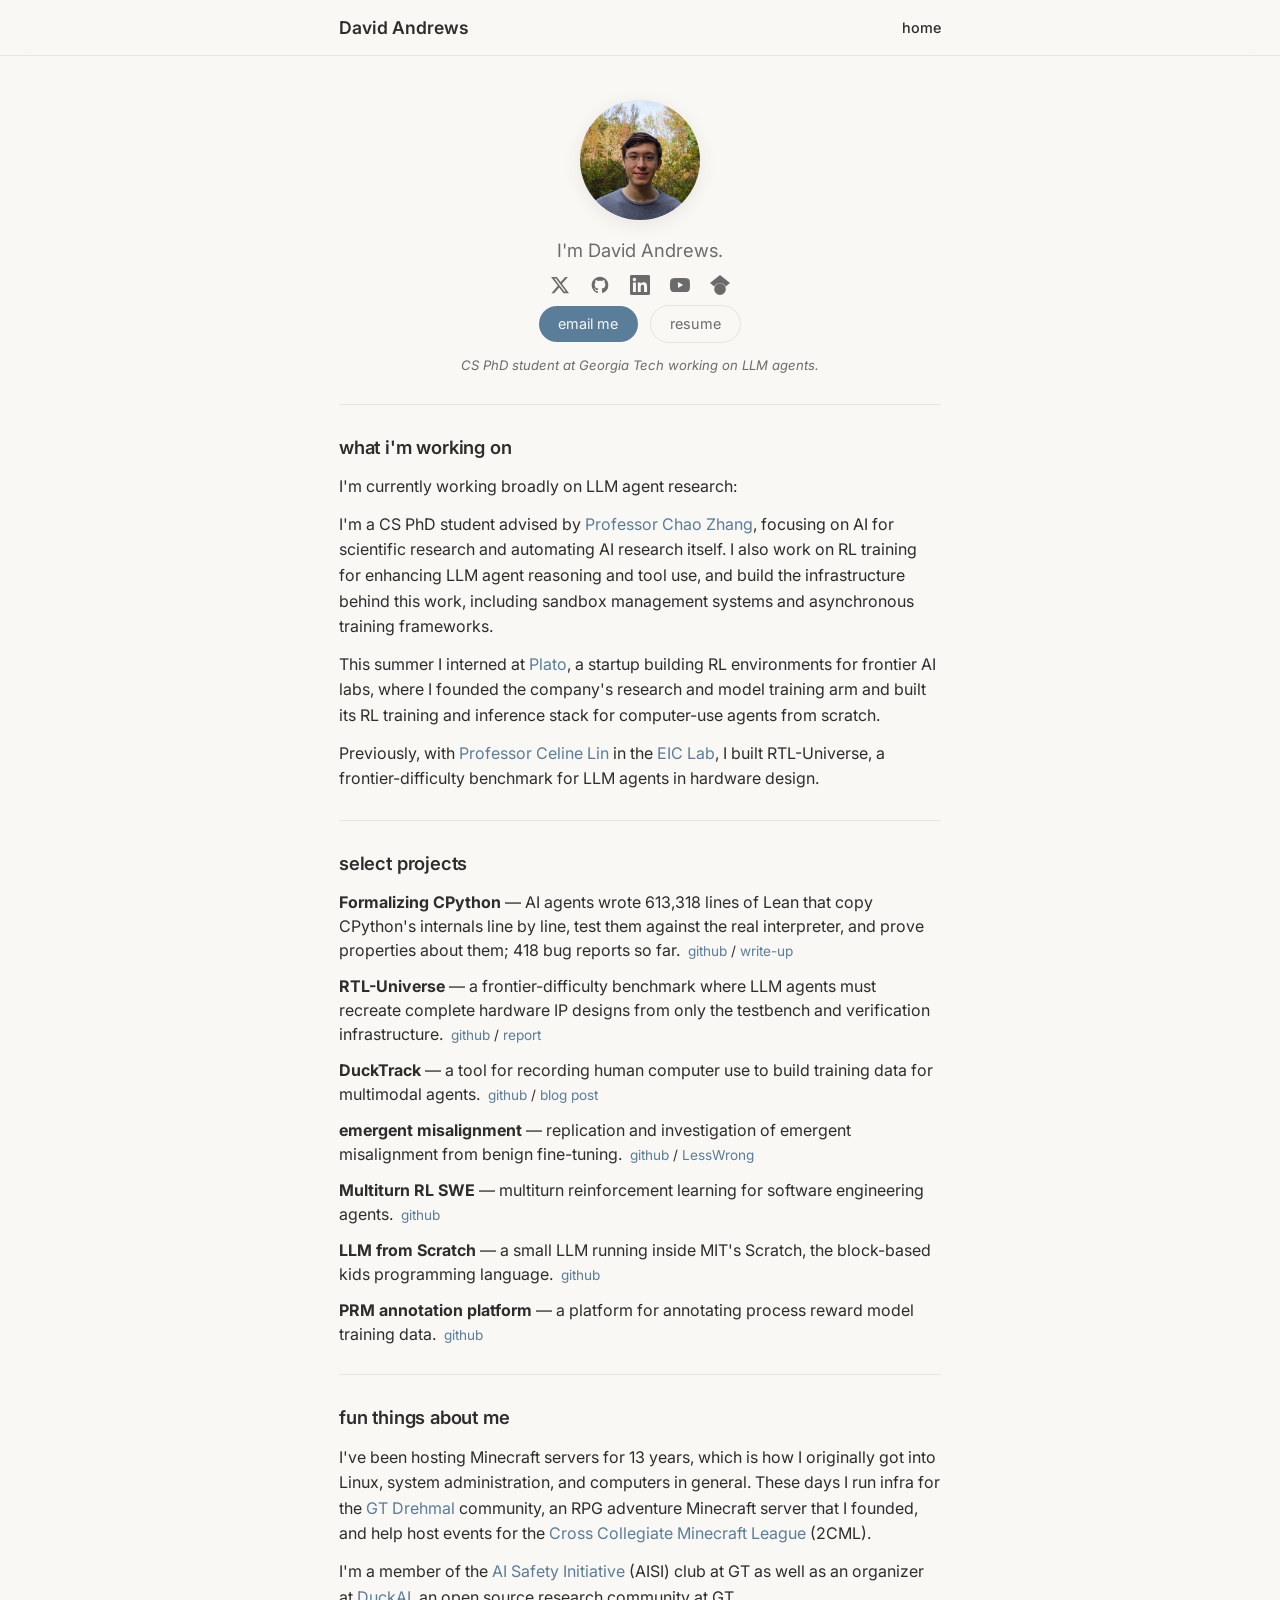
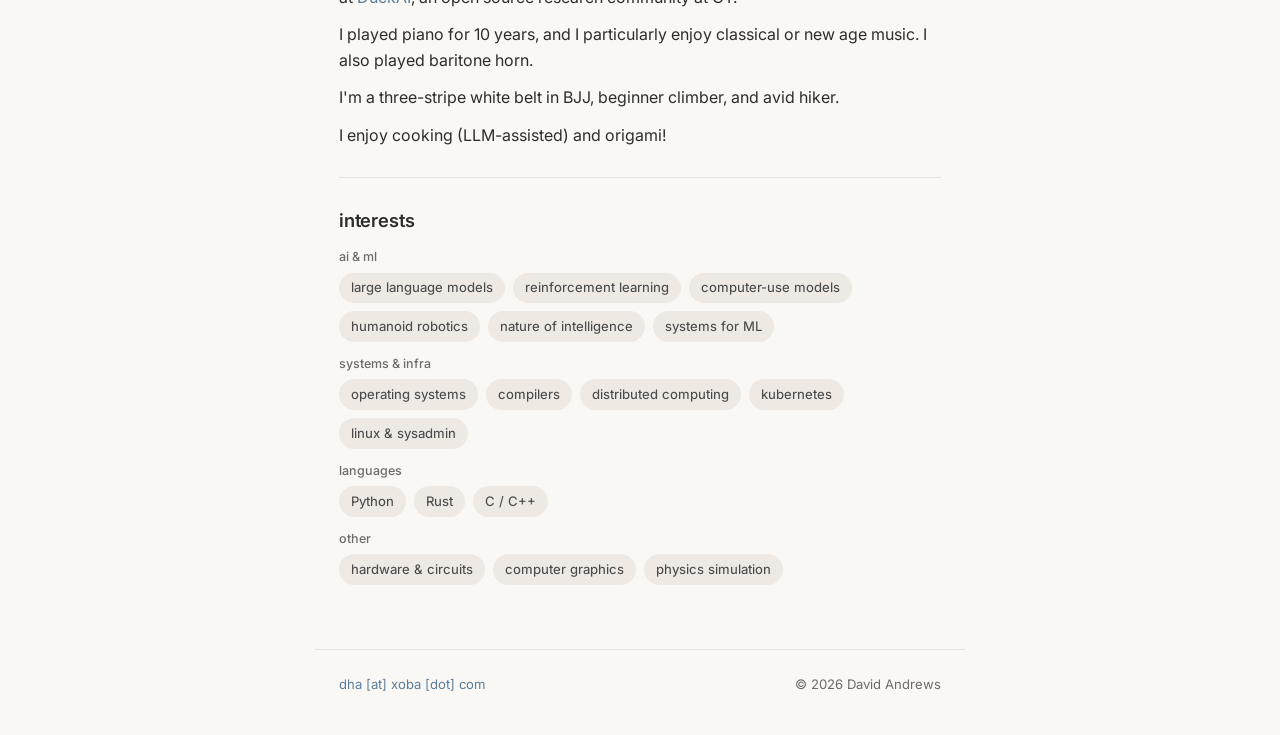
<file: index.html>
<!DOCTYPE html>
<html lang="en">
<head>
    <meta charset="UTF-8">
    <meta name="viewport" content="width=device-width, initial-scale=1.0">
    <title>David Andrews</title>
    <meta name="description"
        content="David Andrews' personal website. CS PhD student at Georgia Tech working on LLM agents.">
    <link rel="canonical" href="https://broyojo.com/">
    <meta property="og:type" content="website">
    <meta property="og:title" content="David Andrews">
    <meta property="og:description" content="CS PhD student at Georgia Tech working on LLM agents.">
    <meta property="og:url" content="https://broyojo.com/">
    <meta property="og:image" content="https://broyojo.com/assets/profile.jpg">
    <meta name="twitter:card" content="summary">
    <meta name="twitter:site" content="@broyojo42">
    <meta name="twitter:title" content="David Andrews">
    <meta name="twitter:description" content="CS PhD student at Georgia Tech working on LLM agents.">
    <meta name="twitter:image" content="https://broyojo.com/assets/profile.jpg">
    <link rel="icon" type="image/png" href="assets/favicon.png">
    <link rel="preconnect" href="https://fonts.googleapis.com">
    <link rel="preconnect" href="https://fonts.gstatic.com" crossorigin>
    <link href="https://fonts.googleapis.com/css2?family=Inter:wght@400;500;600&display=swap" rel="stylesheet">
    <link rel="stylesheet" href="style.css">
</head>
<body>
    <nav>
        <div class="nav-inner">
            <a href="/" class="nav-name">David Andrews</a>
            <div class="nav-links">
                <a href="/" class="active">home</a>
            </div>
        </div>
    </nav>

    <main>
        <section class="hero">
            <div class="photo-wrapper">
                <img src="assets/profile.jpg" alt="David Andrews" class="profile-photo" width="400" height="400">
            </div>
            <p class="greeting">I'm David Andrews.</p>
            <div class="social-links">
                <a href="https://twitter.com/broyojo42" target="_blank" rel="noopener" aria-label="X / Twitter">
                    <svg viewBox="0 0 24 24" width="20" height="20" fill="currentColor">
                        <path
                            d="M18.244 2.25h3.308l-7.227 8.26 8.502 11.24H16.17l-5.214-6.817L4.99 21.75H1.68l7.73-8.835L1.254 2.25H8.08l4.713 6.231zm-1.161 17.52h1.833L7.084 4.126H5.117z" />
                    </svg>
                </a>
                <a href="https://github.com/Broyojo" target="_blank" rel="noopener" aria-label="GitHub">
                    <svg viewBox="0 0 24 24" width="20" height="20" fill="currentColor">
                        <path
                            d="M12 2C6.477 2 2 6.484 2 12.017c0 4.425 2.865 8.18 6.839 9.504.5.092.682-.217.682-.483 0-.237-.008-.868-.013-1.703-2.782.605-3.369-1.343-3.369-1.343-.454-1.158-1.11-1.466-1.11-1.466-.908-.62.069-.608.069-.608 1.003.07 1.531 1.032 1.531 1.032.892 1.53 2.341 1.088 2.91.832.092-.647.35-1.088.636-1.338-2.22-.253-4.555-1.113-4.555-4.951 0-1.093.39-1.988 1.029-2.688-.103-.253-.446-1.272.098-2.65 0 0 .84-.27 2.75 1.026A9.564 9.564 0 0112 6.844c.85.004 1.705.115 2.504.337 1.909-1.296 2.747-1.027 2.747-1.027.546 1.379.202 2.398.1 2.651.64.7 1.028 1.595 1.028 2.688 0 3.848-2.339 4.695-4.566 4.943.359.309.678.92.678 1.855 0 1.338-.012 2.419-.012 2.747 0 .268.18.58.688.482A10.019 10.019 0 0022 12.017C22 6.484 17.522 2 12 2z" />
                    </svg>
                </a>
                <a href="https://linkedin.com/in/broyojo" target="_blank" rel="noopener" aria-label="LinkedIn">
                    <svg viewBox="0 0 24 24" width="20" height="20" fill="currentColor">
                        <path
                            d="M20.447 20.452h-3.554v-5.569c0-1.328-.027-3.037-1.852-3.037-1.853 0-2.136 1.445-2.136 2.939v5.667H9.351V9h3.414v1.561h.046c.477-.9 1.637-1.85 3.37-1.85 3.601 0 4.267 2.37 4.267 5.455v6.286zM5.337 7.433c-1.144 0-2.063-.926-2.063-2.065 0-1.138.92-2.063 2.063-2.063 1.14 0 2.064.925 2.064 2.063 0 1.139-.925 2.065-2.064 2.065zm1.782 13.019H3.555V9h3.564v11.452zM22.225 0H1.771C.792 0 0 .774 0 1.729v20.542C0 23.227.792 24 1.771 24h20.451C23.2 24 24 23.227 24 22.271V1.729C24 .774 23.2 0 22.222 0h.003z" />
                    </svg>
                </a>
                <a href="https://youtube.com/@broyojo" target="_blank" rel="noopener" aria-label="YouTube">
                    <svg viewBox="0 0 24 24" width="20" height="20" fill="currentColor">
                        <path
                            d="M23.498 6.186a3.016 3.016 0 0 0-2.122-2.136C19.505 3.545 12 3.545 12 3.545s-7.505 0-9.377.505A3.017 3.017 0 0 0 .502 6.186C0 8.07 0 12 0 12s0 3.93.502 5.814a3.016 3.016 0 0 0 2.122 2.136c1.871.505 9.376.505 9.376.505s7.505 0 9.377-.505a3.015 3.015 0 0 0 2.122-2.136C24 15.93 24 12 24 12s0-3.93-.502-5.814zM9.545 15.568V8.432L15.818 12l-6.273 3.568z" />
                    </svg>
                </a>
                <a href="https://scholar.google.com/citations?user=HOXOI3YAAAAJ&hl=en" target="_blank" rel="noopener"
                    aria-label="Google Scholar">
                    <svg viewBox="0 0 24 24" width="20" height="20" fill="currentColor">
                        <path
                            d="M5.242 13.769L0 9.5 12 0l12 9.5-5.242 4.269C17.548 11.249 14.978 9.5 12 9.5c-2.977 0-5.548 1.748-6.758 4.269zM12 10a7 7 0 1 0 0 14 7 7 0 0 0 0-14z" />
                    </svg>
                </a>
            </div>
            <div class="hero-ctas">
                <a href="mailto:dha@xoba.com" class="cta-link">email me</a>
                <a href="assets/resume.pdf" class="resume-link" target="_blank">resume</a>
            </div>
            <p class="looking-for">CS PhD student at Georgia Tech working on LLM agents.</p>
        </section>

        <section>
            <h2>what i'm working on</h2>
            <p>I'm currently working broadly on LLM agent research:</p>
            <p>
                I'm a CS PhD student advised by <a href="http://chaozhang.org/">Professor Chao Zhang</a>, focusing on AI
                for scientific research and automating AI research itself. I also work on RL training for enhancing LLM
                agent reasoning and tool use, and build the infrastructure behind this work, including sandbox
                management systems and asynchronous training frameworks.
            </p>
            <p>
                This summer I interned at <a href="https://plato.so">Plato</a>, a startup building RL environments for
                frontier AI labs, where I founded the company's research and model training arm and built its RL
                training and inference stack for computer-use agents from scratch.
            </p>
            <p>
                Previously, with <a href="https://eiclab.scs.gatech.edu/pages/team.html">Professor Celine Lin</a> in the
                <a href="https://eiclab.scs.gatech.edu/">EIC Lab</a>, I built RTL-Universe, a frontier-difficulty
                benchmark for LLM agents in hardware design.
            </p>
        </section>

        <section>
            <h2>select projects</h2>
            <ul class="project-list">
                <li>
                    <strong>Formalizing CPython</strong> — AI agents wrote 613,318 lines of Lean that copy CPython's
                    internals line by line, test them against the real interpreter, and prove properties about them;
                    418 bug reports so far.
                    <span class="project-links"><a
                            href="https://github.com/Broyojo/python-formalization">github</a> / <a
                            href="/python-formalization/">write-up</a></span>
                </li>
                <li>
                    <strong>RTL-Universe</strong> — a frontier-difficulty benchmark where LLM agents must recreate
                    complete hardware IP designs from only the testbench and verification infrastructure.
                    <span class="project-links"><a
                            href="https://github.com/cs3220-research/rtl-universe">github</a> / <a
                            href="https://github.com/cs3220-research/rtl-universe/blob/main/paper/main.pdf">report</a></span>
                </li>
                <li>
                    <strong>DuckTrack</strong> — a tool for recording human computer use to build training data for
                    multimodal agents.
                    <span class="project-links"><a href="https://github.com/TheDuckAI/DuckTrack">github</a> / <a
                            href="https://duckai-site.netlify.app/blog/ducktrack">blog post</a></span>
                </li>
                <li>
                    <strong>emergent misalignment</strong> — replication and investigation of emergent misalignment from
                    benign fine-tuning.
                    <span class="project-links"><a href="https://github.com/Broyojo/emergent_misalignment">github</a> /
                        <a
                            href="https://www.lesswrong.com/posts/XC28DmEYPLqfwc8tf/we-need-a-better-way-to-evaluate-emergent-misalignment">LessWrong</a></span>
                </li>
                <li>
                    <strong>Multiturn RL SWE</strong> — multiturn reinforcement learning for software engineering
                    agents.
                    <span class="project-links"><a
                            href="https://github.com/MultiturnRL/Multiturn-RL-SWE">github</a></span>
                </li>
                <li>
                    <strong>LLM from Scratch</strong> — a small LLM running inside MIT's Scratch, the block-based kids
                    programming language.
                    <span class="project-links"><a href="https://github.com/Broyojo/llm_from_scratch">github</a></span>
                </li>
                <li>
                    <strong>PRM annotation platform</strong> — a platform for annotating process reward model training
                    data.
                    <span class="project-links"><a
                            href="https://github.com/TheDuckAI/prm_annotation_platform">github</a></span>
                </li>
            </ul>
        </section>

        <section>
            <h2>fun things about me</h2>
            <p>
                I've been hosting Minecraft servers for 13 years, which is how I originally got into Linux, system
                administration, and computers in general. These days I run infra for the <a
                    href="https://github.com/GT-Drehmal">GT Drehmal</a> community, an RPG adventure Minecraft server
                that I founded, and help host events for the <a href="https://www.2cml.org/">Cross Collegiate Minecraft
                    League</a> (2CML).
            </p>
            <p>
                I'm a member of the <a href="https://www.aisi.dev/">AI Safety Initiative</a> (AISI) club at GT as well
                as an organizer at <a href="https://duckai-site.netlify.app/">DuckAI</a>, an open source research
                community at GT.
            </p>
            <p>
                I played piano for 10 years, and I particularly enjoy classical or new age music. I also played baritone
                horn.
            </p>
            <p>
                I'm a three-stripe white belt in BJJ, beginner climber, and avid hiker.
            </p>
            <p>
                I enjoy cooking (LLM-assisted) and origami!
            </p>
        </section>

        <section>
            <h2>interests</h2>
            <div class="tag-group">
                <span class="tag-label">AI & ML</span>
                <div class="tags">
                    <span class="tag">large language models</span>
                    <span class="tag">reinforcement learning</span>
                    <span class="tag">computer-use models</span>
                    <span class="tag">humanoid robotics</span>
                    <span class="tag">nature of intelligence</span>
                    <span class="tag">systems for ML</span>
                </div>
            </div>
            <div class="tag-group">
                <span class="tag-label">systems & infra</span>
                <div class="tags">
                    <span class="tag">operating systems</span>
                    <span class="tag">compilers</span>
                    <span class="tag">distributed computing</span>
                    <span class="tag">kubernetes</span>
                    <span class="tag">linux & sysadmin</span>
                </div>
            </div>
            <div class="tag-group">
                <span class="tag-label">languages</span>
                <div class="tags">
                    <span class="tag">Python</span>
                    <span class="tag">Rust</span>
                    <span class="tag">C / C++</span>
                </div>
            </div>
            <div class="tag-group">
                <span class="tag-label">other</span>
                <div class="tags">
                    <span class="tag">hardware & circuits</span>
                    <span class="tag">computer graphics</span>
                    <span class="tag">physics simulation</span>
                </div>
            </div>
        </section>

    </main>

    <footer>
        <a href="mailto:dha@xoba.com" class="footer-email">dha [at] xoba [dot] com</a>
        <span class="footer-copy">&copy; <span id="year"></span> David Andrews</span>
    </footer>

    <script src="script.js"></script>
</body>
</html>
</file>
<file: style.css>
/* ── Reset ── */
*, *::before, *::after {
    margin: 0;
    padding: 0;
    box-sizing: border-box;
}

/* ── Custom Properties ── */
:root {
    --bg: #faf8f5;
    --text: #2d2d2d;
    --text-muted: #6b6b6b;
    --accent: #5a7d9a;
    --accent-hover: #4a6a84;
    --divider: #e8e4df;
    --tag-bg: #eee9e3;
    --tag-text: #4a4a4a;
    --nav-bg: rgba(250, 248, 245, 0.85);
    --photo-shadow: rgba(0, 0, 0, 0.08);
}

@media (prefers-color-scheme: dark) {
    :root {
        --bg: #1a1a1a;
        --text: #e0ddd8;
        --text-muted: #9a9a9a;
        --accent: #7da8c9;
        --accent-hover: #93bbd8;
        --divider: #2e2e2e;
        --tag-bg: #2a2a2a;
        --tag-text: #c0bdb8;
        --nav-bg: rgba(26, 26, 26, 0.85);
        --photo-shadow: rgba(0, 0, 0, 0.3);
    }
}

/* ── Base ── */
html {
    scroll-behavior: smooth;
    -webkit-text-size-adjust: 100%;
}

body {
    font-family: 'Inter', -apple-system, BlinkMacSystemFont, 'Segoe UI', sans-serif;
    background: var(--bg);
    color: var(--text);
    font-size: 16px;
    line-height: 1.6;
    transition: background 0.3s, color 0.3s;
}

a {
    color: var(--accent);
    text-decoration: none;
    transition: color 0.2s;
}

a:hover {
    color: var(--accent-hover);
}

/* ── Nav ── */
nav {
    position: sticky;
    top: 0;
    z-index: 100;
    background: var(--nav-bg);
    backdrop-filter: blur(12px);
    -webkit-backdrop-filter: blur(12px);
    border-bottom: 1px solid var(--divider);
}

.nav-inner {
    max-width: 650px;
    margin: 0 auto;
    padding: 0.85rem 1.5rem;
    display: flex;
    align-items: center;
    justify-content: space-between;
}

.nav-name {
    font-weight: 600;
    font-size: 1.1rem;
    color: var(--text);
}

.nav-name:hover {
    color: var(--accent);
}

.nav-links {
    display: flex;
    gap: 1.25rem;
    font-size: 0.9rem;
}

.nav-links a {
    color: var(--text-muted);
    transition: color 0.2s;
}

.nav-links a.active {
    color: var(--text);
    font-weight: 500;
}

.nav-links .disabled {
    opacity: 0.35;
    cursor: default;
    position: relative;
}

.nav-links .disabled:hover {
    opacity: 0.35;
    color: var(--text-muted);
}

.nav-links .disabled::after {
    content: 'todo!()';
    position: absolute;
    bottom: -2rem;
    left: 50%;
    transform: translateX(-50%) scale(0.9);
    background: var(--tag-bg);
    color: var(--tag-text);
    font-size: 0.72rem;
    padding: 0.2rem 0.5rem;
    border-radius: 4px;
    white-space: nowrap;
    opacity: 0;
    pointer-events: none;
    transition: opacity 0.15s, transform 0.15s;
}

.nav-links .disabled:hover::after {
    opacity: 1;
    transform: translateX(-50%) scale(1);
}

.nav-links a:hover {
    color: var(--text);
}

/* ── Main ── */
main {
    max-width: 650px;
    margin: 0 auto;
    padding: 1.75rem 1.5rem 4rem;
}

/* ── Sections ── */
section {
    margin-bottom: 1.75rem;
    padding-bottom: 1.75rem;
    border-bottom: 1px solid var(--divider);
}

section:last-child {
    border-bottom: none;
    margin-bottom: 0;
    padding-bottom: 0;
}

section h2 {
    font-size: 1.15rem;
    font-weight: 600;
    margin-bottom: 0.75rem;
    color: var(--text);
    letter-spacing: -0.01em;
}

section p {
    margin-bottom: 0.75rem;
    color: var(--text);
}

section p:last-child {
    margin-bottom: 0;
}

/* ── Hero ── */
.hero {
    text-align: center;
    padding-top: 1rem;
}

.photo-wrapper {
    width: 120px;
    height: 120px;
    border-radius: 50%;
    overflow: hidden;
    margin: 0 auto 1rem;
    box-shadow: 0 4px 20px var(--photo-shadow);
}

.profile-photo {
    width: 100%;
    height: 100%;
    object-fit: cover;
}

.greeting {
    font-size: 1.15rem;
    color: var(--text-muted);
    margin-bottom: 0.6rem;
}

.hero .social-links {
    justify-content: center;
    margin-bottom: 0.6rem;
}

.hero-ctas {
    display: flex;
    gap: 0.75rem;
    justify-content: center;
    align-items: center;
    margin-bottom: 0.75rem;
}

.cta-link {
    font-size: 0.9rem;
    color: var(--bg);
    background: var(--accent);
    padding: 0.4rem 1.2rem;
    border-radius: 999px;
    transition: all 0.2s;
}

.cta-link:hover {
    background: var(--accent-hover);
    color: var(--bg);
}

.looking-for {
    font-size: 0.82rem;
    color: var(--text-muted);
    font-style: italic;
}

/* ── Projects ── */
.project-list {
    list-style: none;
    display: flex;
    flex-direction: column;
    gap: 0.75rem;
}

.project-list li {
    line-height: 1.5;
}

.project-links {
    font-size: 0.85rem;
    margin-left: 0.25rem;
}

.see-more {
    display: inline-block;
    margin-top: 0.75rem;
    font-size: 0.85rem;
    position: relative;
}

.see-more.disabled {
    opacity: 0.35;
    cursor: default;
}

.see-more.disabled::after {
    content: 'todo!()';
    position: absolute;
    bottom: -1.75rem;
    left: 50%;
    transform: translateX(-50%) scale(0.9);
    background: var(--tag-bg);
    color: var(--tag-text);
    font-size: 0.72rem;
    padding: 0.2rem 0.5rem;
    border-radius: 4px;
    white-space: nowrap;
    opacity: 0;
    pointer-events: none;
    transition: opacity 0.15s, transform 0.15s;
}

.see-more.disabled:hover::after {
    opacity: 1;
    transform: translateX(-50%) scale(1);
}

/* ── Tags ── */
.tags {
    display: flex;
    flex-wrap: wrap;
    gap: 0.5rem;
}

.tag-group {
    margin-bottom: 0.75rem;
}

.tag-group:last-child {
    margin-bottom: 0;
}

.tag-label {
    display: block;
    font-size: 0.78rem;
    font-weight: 500;
    color: var(--text-muted);
    margin-bottom: 0.35rem;
    text-transform: lowercase;
}

.tag {
    display: inline-block;
    padding: 0.3rem 0.75rem;
    background: var(--tag-bg);
    color: var(--tag-text);
    border-radius: 999px;
    font-size: 0.82rem;
    font-weight: 450;
    transition: background 0.2s;
}

/* ── Social & Resume ── */
.social-links {
    display: flex;
    gap: 1.25rem;
    align-items: center;
}

.social-links a {
    color: var(--text-muted);
    transition: color 0.2s, transform 0.2s;
    display: flex;
    align-items: center;
}

.social-links a:hover {
    color: var(--text);
    transform: translateY(-1px);
}

.resume-link {
    font-size: 0.9rem;
    color: var(--text-muted);
    border: 1px solid var(--divider);
    padding: 0.4rem 1.2rem;
    border-radius: 999px;
    transition: all 0.2s;
}

.resume-link:hover {
    color: var(--text);
    border-color: var(--text-muted);
}

/* ── Footer ── */
footer {
    max-width: 650px;
    margin: 0 auto;
    padding: 1.5rem 1.5rem 2.5rem;
    display: flex;
    justify-content: space-between;
    align-items: center;
    font-size: 0.82rem;
    color: var(--text-muted);
    border-top: 1px solid var(--divider);
}

/* ── Responsive ── */
@media (max-width: 480px) {
    .nav-inner {
        flex-direction: column;
        gap: 0.5rem;
    }

    .nav-links {
        gap: 1rem;
    }

    .photo-wrapper {
        width: 100px;
        height: 100px;
    }

    main {
        padding: 2rem 1.25rem 3rem;
    }
}
</file>
